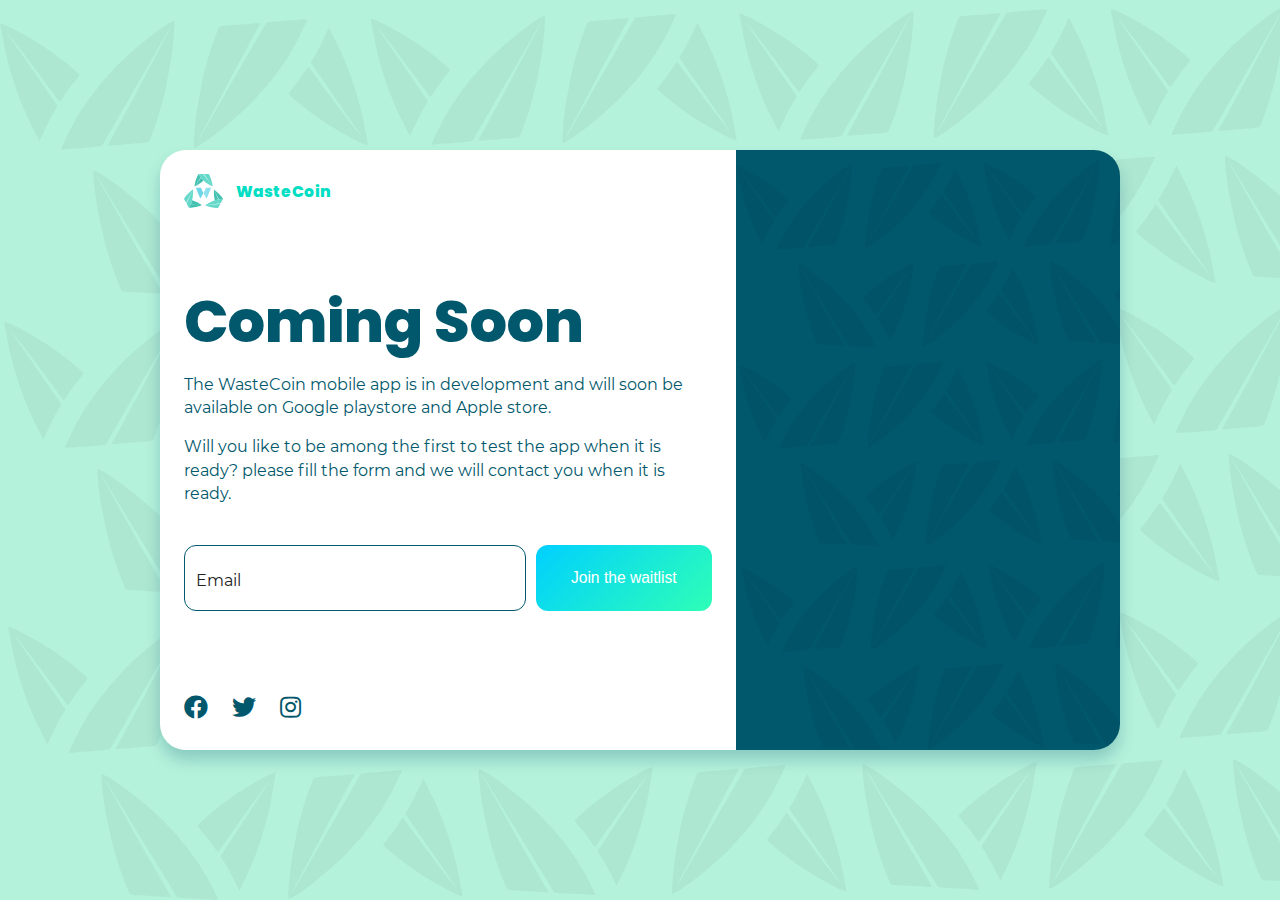
<file: public/get-app.html>
<!DOCTYPE html>
<html lang="en">

<head>
  <meta charset="UTF-8">
  <meta name="viewport" content="width=device-width, initial-scale=1.0">
  <meta name="description"
    content="Introducing WasteCoin - a smart mobile app that acts as the digital bank for your household recyclable waste, turning your waste into wealth." />
  <title>Coming soon</title>
  <meta name="apple-mobile-web-app-capable" content="yes">
  <meta name="apple-mobile-web-app-status-bar-style" content="#000d10">
  <meta name="apple-mobile-web-app-title" content="WasteCoin Nigeria website">
  <meta name="theme-color" content="#000d10" />
  <link rel="apple-touch-icon" sizes="57x57" href="./icons/apple-icon-57x57.png">
  <link rel="apple-touch-icon" sizes="60x60" href="./icons/apple-icon-60x60.png">
  <link rel="apple-touch-icon" sizes="72x72" href="./icons/apple-icon-72x72.png">
  <link rel="apple-touch-icon" sizes="76x76" href="./icons/apple-icon-76x76.png">
  <link rel="apple-touch-icon" sizes="114x114" href="./icons/apple-icon-114x114.png">
  <link rel="apple-touch-icon" sizes="120x120" href="./icons/apple-icon-120x120.png">
  <link rel="apple-touch-icon" sizes="144x144" href="./icons/apple-icon-144x144.png">
  <link rel="apple-touch-icon" sizes="152x152" href="./icons/apple-icon-152x152.png">
  <link rel="apple-touch-icon" sizes="180x180" href="./icons/apple-icon-180x180.png">
  <link rel="icon" type="image/png" sizes="192x192" href="./icons/android-icon-192x192.png">
  <link rel="icon" type="image/png" sizes="32x32" href="./icons/favicon-32x32.png">
  <link rel="icon" type="image/png" sizes="96x96" href="./icons/favicon-96x96.png">
  <link rel="icon" type="image/png" sizes="16x16" href="./icons/favicon-16x16.png">
  <link rel="shortcut icon" href="./favicon.ico" type="image/x-icon">
  <link rel="manifest" href="./manifest.webmanifest">
  <meta name="msapplication-TileColor" content="#000d10">
  <meta name="msapplication-TileImage" content="./icons/ms-icon-144x144.png">
  <link rel="shortcut icon" href="./favicon.ico" type="image/x-icon">
  <link rel="stylesheet" href="./css/style.css">
  <link rel="stylesheet" href="./css/style.css">
  <link rel="preload" href="fonts/Poppins-ExtraBold.woff" as="font" type="font/woff2" crossorigin="anonymous">
  <link rel="preload" href="fonts/Montserrat-Regular.woff" as="font" type="font/woff2" crossorigin="anonymous">
  <link rel="preload" href="fonts/Montserrat-Bold.woff" as="font" type="font/woff2" crossorigin="anonymous">
  <link rel="preload" href="fonts/Poppins-ExtraBold.woff2" as="font" type="font/woff2" crossorigin="anonymous">
  <link rel="preload" href="fonts/Montserrat-Regular.woff2" as="font" type="font/woff2" crossorigin="anonymous">
  <link rel="preload" href="fonts/Montserrat-Bold.woff2" as="font" type="font/woff2" crossorigin="anonymous">

  <style>
    /*!
 * Font Awesome Free 5.14.0 by @fontawesome - https://fontawesome.com
 * License - https://fontawesome.com/license/free (Icons: CC BY 4.0, Fonts: SIL OFL 1.1, Code: MIT License)
 */
    .fa,
    .fas,
    .far,
    .fal,
    .fad,
    .fab {
      -moz-osx-font-smoothing: grayscale;
      -webkit-font-smoothing: antialiased;
      display: inline-block;
      font-style: normal;
      font-variant: normal;
      text-rendering: auto;
      line-height: 1;
    }

    .fa-instagram:before {
      content: "\f16d";
    }

    .fa-facebook:before {
      content: "\f09a";
    }

    .fa-facebook-square:before {
      content: "\f082";
    }

    .fa-twitter:before {
      content: "\f099";
    }

    .fa-linkedin:before {
      content: "\f08c";
    }


    @font-face {
      font-family: 'Font Awesome 5 Brands';
      font-style: normal;
      font-weight: 400;
      font-display: block;
      src: url("./webfonts/fa-brands-400.eot");
      src: url("./webfonts/fa-brands-400.eot?#iefix") format("embedded-opentype"), url("./webfonts/fa-brands-400.woff2") format("woff2"), url("./webfonts/fa-brands-400.woff") format("woff"), url("./webfonts/fa-brands-400.ttf") format("truetype"), url("./webfonts/fa-brands-400.svg#fontawesome") format("svg");
    }

    .fab {
      font-family: 'Font Awesome 5 Brands';
      font-weight: 400;
    }

    @font-face {
      font-family: 'Font Awesome 5 Free';
      font-style: normal;
      font-weight: 400;
      font-display: block;
      src: url("./webfonts/fa-regular-400.eot");
      src: url("./webfonts/fa-regular-400.eot?#iefix") format("embedded-opentype"), url("./webfonts/fa-regular-400.woff2") format("woff2"), url("./webfonts/fa-regular-400.woff") format("woff"), url("./webfonts/fa-regular-400.ttf") format("truetype"), url("./webfonts/fa-regular-400.svg#fontawesome") format("svg");
    }


    @font-face {
      font-family: 'Font Awesome 5 Free';
      font-style: normal;
      font-weight: 900;
      font-display: block;
      src: url("./webfonts/fa-solid-900.eot");
      src: url("./webfonts/fa-solid-900.eot?#iefix") format("embedded-opentype"), url("./webfonts/fa-solid-900.woff2") format("woff2"), url("./webfonts/fa-solid-900.woff") format("woff"), url("./webfonts/fa-solid-900.ttf") format("truetype"), url("./webfonts/fa-solid-900.svg#fontawesome") format("svg");
    }
  </style>
</head>


<body>
  <main class="main">
    <section class="" id="coming-soon-section">
      <div class="notice-wrapper">
        <div class="logo">
          <a href="./index.html" tabindex="1" title="WasteCoin Home page"> <img src="./img/logo.svg"
              alt="wastecoin logo">
            <p>WasteCoin</p>
          </a>
        </div>
        <div>
          <h1>Coming Soon</h1>
          <p>The WasteCoin mobile app is in development and will soon be available on Google playstore and Apple
            store.
            <br>
          </p>
          <p>Will you like to be among the first to test the app when it is ready? please fill the form and we will
            contact you when it is ready.</p>
          <form action="" method="post" name="email-form" novalidate>
            <div class="input-wrapper">
              <label for="email">Email</label>
              <input type="email" name="" id="email">
              <p class="error-msg">Please provide a valid email address.</p>
            </div>
            <button type="submit" id="send-email-btn">Join the waitlist</button>
          </form>
        </div>
        <div class="media-links">
          <a href="https://www.facebook.com/wastecoins" target="_blank" rel="noreferrer"
            title="contact us on facebook"><span class="fab fa-facebook facebook"></span></a>
          <a href="https://www.twitter.com/wastecoins" target="_blank" rel="noreferrer"
            title="contact us on twitter"><span class="fab fa-twitter twitter"></span></a>
          <a href="https://www.instagram.com/wastecoins" target="_blank" rel="noreferrer"
            title="contact us on instagram"><span class="fab fa-instagram"></span></a>
        </div>
      </div>
      <div id="brand-image-wrapper">
          <h3 class="countdown"></h3>
        <div class="email-sent-wrapper">
          <h2>Thanks</h2>
          <p>Your email has been added to the waiting list. You will be notified when the app is launched.</p>
        </div>
      </div>

    </section>
    <style>
      .countdown {
        font-size: 3rem;
        color: #ffffff6b;
        text-align: start;
        opacity: .4;

      }

      .countdown em {
        font-style: normal;
        color: #01dec4;
        vertical-align: middle;
        font-size: 7rem;
        line-height: 1;
      }

      html {
        background-color: #b5f2dc;
        font-size: 13px;
        height: 100vh;
        overflow: hidden;
        background-image: url('./img/leaf.svg');
        background-repeat: no-repeat;
        background-size: cover;
        background-blend-mode: normal;
        ;
      }

      .main {
        height: 100vh;
        position: relative;
        display: flex;
        align-items: center;
        justify-content: center;
      }

      .logo a {
        text-decoration: none;
        display: flex;
        align-items: center;
        justify-content: center;

      }

      .logo>a p {
        margin-top: 0;
        font-family: 'Poppins-bold', sans-serif;
        color: #01dec4;
      }

      #coming-soon-section {
        display: grid;
        grid-template-columns: 1fr 1fr 1fr 1fr 1fr;
        grid-template-rows: 600px;
        height: 600px;
        width: 960px;
        border-radius: 2em !important;
        box-shadow: 0px 10px 15px #01586c3e;
        overflow: hidden;
      }

      #brand-image-wrapper {
        grid-column: 4 / span 2;
        background-color: #01586c;
        background-image: url('./img/leaf.svg');
        background-repeat: no-repeat;
        background-size: cover;
        background-blend-mode: multiply;
        height: 100%;
        grid-row: auto;
        transition: all 0.3s ease-in;
        display: flex;
        align-items: center;
        justify-content: center;
        flex-direction: column;
        text-align: center;
        padding: 30px;
        position: relative;
      }

      .notice-wrapper {
        grid-column: 1 / span 3;
        background-color: #fff;
        height: 100%;
        display: flex;
        flex-direction: column;
        justify-content: space-between;
        padding: 24px;
      }

      .email-sent-wrapper {
        display: none;
      }

      #brand-image-wrapper h2 {
        font-size: 4rem;
        font-family: 'Poppins-bold', sans-serif;
        color: #01dec4;
        ;
      }

      #brand-image-wrapper p {
        color: #fff;
      }

      .notice-wrapper h1 {
        color: #01586c;
      }

      .notice-wrapper p {
        color: #01586c;
        margin-top: 1em;
      }

      h1 {
        font-family: 'Poppins-bold', sans-serif;
        font-weight: 700;
        font-size: 4.5em;
        color: #01586c;
        line-height: 1.2;
      }

      p {
        font-size: 1.2em;
      }

      form .error-msg {
        font-size: 12px !important;
        color: red;
        display: none;
      }

      form {
        width: 100%;
        display: flex;
        align-items: flex-start;
        margin-top: 40px;
      }

      form #send-email-btn {
        width: 200px;
      }

      form input#email {
        border-radius: 12px;
        flex: 1;
        border: none;
        font-size: 16px;
        padding: 28px 12px 18px 12px;
        border: 1px solid #01586c;
        width: 100%;
      }

      form .input-wrapper {
        width: 75%;
        margin-right: 10px;
        position: relative;
      }

      form label {
        position: absolute;
        font-size: 16px;
        left: 12px;
        top: 24px;
        pointer-events: none;
        transition: all 0.1s ease-in;
      }

      .notice-wrapper button {
        color: rgb(255, 255, 255);
        padding: 24px 14px 24px 14px;
        font-size: 1.2em;
        border-radius: 12px;
        border: none;
        cursor: pointer;
        background: linear-gradient(-45deg, #2effb6, #00d0ff);
        text-overflow: ellipsis;
        word-wrap: normal;
      }

      .notice-wrapper button:focus,
      #email:focus {
        outline: 2px dashed #fff;
        outline-offset: 5px;
      }

      .notice-wrapper button:hover {
        background: linear-gradient(-45deg, #2effb6 -90%, #00d0ff);
      }

      .section {
        display: flex;
        justify-content: center;
        align-items: center;
        height: 100%;
      }

      .notice-wrapper-img-section {
        padding: 2em 1em;
        box-shadow: -20px 0 20px rgba(0, 0, 0, 0.413);
        border-radius: 2em 0 0 2em;
        background-color: #ffffff;
      }

      .section img {
        width: 200%;
        height: 100%;
        margin-right: -6em;
        position: absolute;
        z-index: -1;
      }

      .media-links {
        display: flex;
        width: 100%;
      }

      .media-links a {
        margin-right: 24px;
        color: #01586c;
        font-size: 24px;
      }

      @media all and (max-width: 960px) {
        #coming-soon-section {
          grid-template-rows: 100%;
          height: 80%;
          width: 80%;
          box-shadow: none;
        }

        .notice-wrapper-img-section {
          box-shadow: none;
        }

        .notice-wrapper {
          grid-column: 1 / span 5;
        }

        #brand-image-wrapper {
          display: none;
        }

        form .input-wrapper {
          width: 100%;
        }
      }

      @media all and (max-width: 768px) {
        #coming-soon-section {
          grid-template-rows: 100%;
          height: 100%;
          width: 100%;
          box-shadow: none;
        }

        .notice-wrapper button {
          width: 240px;
        }

        .notice-wrapper-img-section {
          box-shadow: none;
        }

        .notice-wrapper {
          grid-column: 1 / span 5;
        }

        #brand-image-wrapper {
          display: none;
        }

        form .input-wrapper {
          width: 100%;
        }
      }

      @media all and (max-width: 632px) {
        form {
          flex-direction: column;
          align-items: flex-start;
        }

        form #send-email-btn {
          width: fit-content;
          margin-top: 20px;
          width: 100%;
        }
      }

      @media all and (max-height: 768px) and (max-width:768px) {
        html {
          background-color: #fff;
        }

        #coming-soon-section {
          border-radius: 0 !important;
        }

        .notice-wrapper {
          border-radius: 0;
        }

        .media-links {
          margin-top: 40px;
        }

        .logo {
          margin-bottom: 40px;
        }

        body,
        #coming-soon-section,
        html,
        .main {
          overflow-y: auto;
        }

      }
    </style>
    </section>
  </main>


  <script>
    const emalInput = document.querySelector('form input#email');
    const inputLabel = document.querySelector('form label');
    const form = document.querySelector('form[name="email-form"]');
    const errorMsg = document.querySelector('.error-msg');
    var emailData = "";

    const brandImgWrapper = document.getElementById('brand-image-wrapper');
    const noticeWrapper = document.querySelector('.notice-wrapper');
    const emailSentWrapper = document.querySelector('.email-sent-wrapper');

    emalInput.addEventListener('focus', function () {
      inputLabel.style.top = '10px';
      inputLabel.style.fontSize = '12px';
    });
    emalInput.addEventListener('blur', function () {
      repositionLabel();
    });
    const repositionLabel = () => {
      if (!emalInput.value) {
        inputLabel.style.top = '24px';
        inputLabel.style.fontSize = '16px';
        return;
      };
    };

    form.addEventListener('submit', function (e) {
      e.preventDefault();
      if (form.checkValidity() && emalInput.value !== '') {
        emailData = emalInput.value;
        return postEmail('https://wastecoinmvp.herokuapp.com/email_collector', {
          "email": `${emailData}`
        });
      };
      return errorMsg.style.display = 'block';
    })

    async function postEmail(url = '', data) {
      try {
        let response = await fetch(url, {
          method: 'POST',
          mode: 'cors', 
          cache: 'no-cache',
          credentials: 'same-origin',
          body: JSON.stringify(data),
          headers: {
            'Content-Type': 'application/json'
            // "Accept": 'application/json',
          }
        });
        let status = await response.status;
        if (status === 200) return showSentEmailConfirmationModal();
      } catch (err) {
        console.log(err);
      };
    };

    function showSentEmailConfirmationModal() {
      emailSentWrapper.style.display = 'block';
      brandImgWrapper.style.gridColumn = '1 / span 5';
      brandImgWrapper.style.display = 'flex';
      noticeWrapper.style.display = 'none';
    };

    const countdownElem = document.querySelector('.countdown');
    let timeElem = document.querySelectorAll('.countdown em');
    const completionTime = '4/30/2021';

    function getDecimals(n) {
      let num = String(n);
      num = num.replace(/[0-9]+\./, '0.');
      return Number(num);
    }

    function calculateTime() {
      let duration = new Date(completionTime) - new Date();
      let days = Math.floor(duration / 1000 / 3600 / 24)
      let hours = Math.floor(duration / 1000 / 3600 % 24);
      let minutes = Math.floor(((duration / 1000 / 3600 % 24) - hours) * 60);
      let unflooredHour = (((duration / 1000 / 3600 % 24) - hours) * 60);
      seconds = Math.floor(getDecimals(unflooredHour) * 60);

      countdownElem.innerHTML =
        `<em>${days}</em> ${days>1? 'Days':'Day'} <br>
        <em>${hours}</em> ${hours>1? 'Hrs':'Hr'} <br> 
        <em>${minutes}</em> ${minutes>1? 'Mins':'Min'} <br>
        <em>${seconds}</em> ${seconds>1? 'Secs':'Sec'}`;
    };

    let countDown = setInterval(calculateTime, 1000);
    window.onload = () => {
      countDown;
    };
  </script>
</body>

</html>
</file>
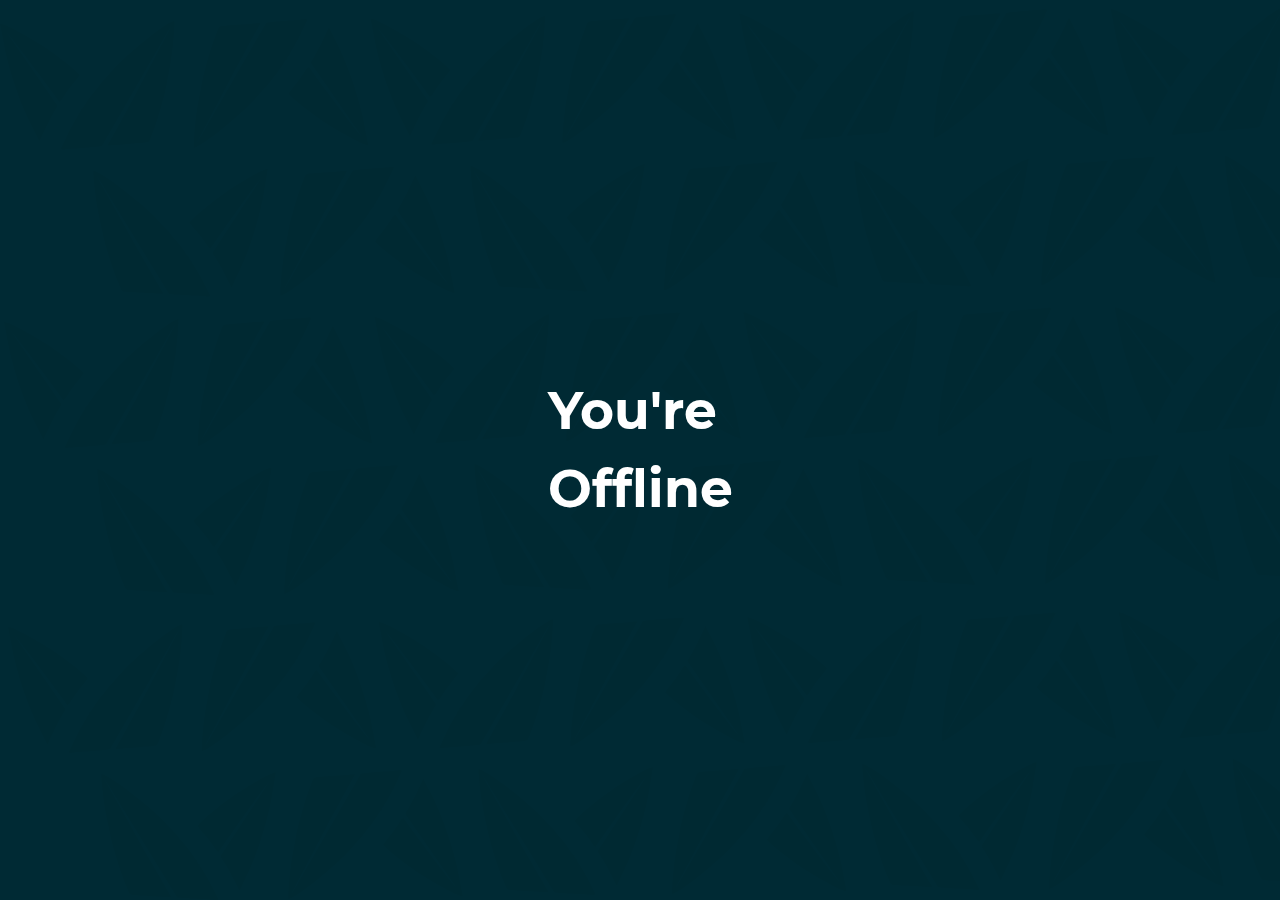
<file: public/offline.html>
<!DOCTYPE html>
<html lang="en">

<head>
  <meta charset="UTF-8">
  <meta name="viewport" content="width=device-width, initial-scale=1.0">
  <meta name="description"
    content="Introducing WasteCoin - a smart mobile app that acts as the digital bank for your household recyclable waste, turning your waste into wealth." />
  <title>Offline | WasteCoin</title>
  <meta name="apple-mobile-web-app-capable" content="yes">
  <meta name="apple-mobile-web-app-status-bar-style" content="#000d10">
  <meta name="apple-mobile-web-app-title" content="WasteCoin Nigeria website">
  <meta name="theme-color" content="#000d10" />
  <link rel="apple-touch-icon" sizes="57x57" href="./icons/apple-icon-57x57.png">
  <link rel="apple-touch-icon" sizes="60x60" href="./icons/apple-icon-60x60.png">
  <link rel="apple-touch-icon" sizes="72x72" href="./icons/apple-icon-72x72.png">
  <link rel="apple-touch-icon" sizes="76x76" href="./icons/apple-icon-76x76.png">
  <link rel="apple-touch-icon" sizes="114x114" href="./icons/apple-icon-114x114.png">
  <link rel="apple-touch-icon" sizes="120x120" href="./icons/apple-icon-120x120.png">
  <link rel="apple-touch-icon" sizes="144x144" href="./icons/apple-icon-144x144.png">
  <link rel="apple-touch-icon" sizes="152x152" href="./icons/apple-icon-152x152.png">
  <link rel="apple-touch-icon" sizes="180x180" href="./icons/apple-icon-180x180.png">
  <link rel="icon" type="image/png" sizes="192x192" href="./icons/android-icon-192x192.png">
  <link rel="icon" type="image/png" sizes="32x32" href="./icons/favicon-32x32.png">
  <link rel="icon" type="image/png" sizes="96x96" href="./icons/favicon-96x96.png">
  <link rel="icon" type="image/png" sizes="16x16" href="./icons/favicon-16x16.png">
  <link rel="shortcut icon" href="./favicon.ico" type="image/x-icon">
  <link rel="manifest" href="./manifest.webmanifest">
  <meta name="msapplication-TileColor" content="#000d10">
  <meta name="msapplication-TileImage" content="./icons/ms-icon-144x144.png">
  <link rel="shortcut icon" href="./favicon.ico" type="image/x-icon">
  <link rel="stylesheet" href="./css/style.css">
  <style>
    /*!
 * Font Awesome Free 5.14.0 by @fontawesome - https://fontawesome.com
 * License - https://fontawesome.com/license/free (Icons: CC BY 4.0, Fonts: SIL OFL 1.1, Code: MIT License)
 */
    .fa,
    .fas,
    .far,
    .fal,
    .fad,
    .fab {
      -moz-osx-font-smoothing: grayscale;
      -webkit-font-smoothing: antialiased;
      display: inline-block;
      font-style: normal;
      font-variant: normal;
      text-rendering: auto;
      line-height: 1;
    }

    .fa-instagram:before {
      content: "\f16d";
    }

    .fa-facebook:before {
      content: "\f09a";
    }

    .fa-facebook-square:before {
      content: "\f082";
    }

    .fa-twitter:before {
      content: "\f099";
    }

    .fa-linkedin:before {
      content: "\f08c";
    }


    @font-face {
      font-family: 'Font Awesome 5 Brands';
      font-style: normal;
      font-weight: 400;
      font-display: block;
      src: url("./webfonts/fa-brands-400.eot");
      src: url("./webfonts/fa-brands-400.eot?#iefix") format("embedded-opentype"), url("./webfonts/fa-brands-400.woff2") format("woff2"), url("./webfonts/fa-brands-400.woff") format("woff"), url("./webfonts/fa-brands-400.ttf") format("truetype"), url("./webfonts/fa-brands-400.svg#fontawesome") format("svg");
    }

    .fab {
      font-family: 'Font Awesome 5 Brands';
      font-weight: 400;
    }

    @font-face {
      font-family: 'Font Awesome 5 Free';
      font-style: normal;
      font-weight: 400;
      font-display: block;
      src: url("./webfonts/fa-regular-400.eot");
      src: url("./webfonts/fa-regular-400.eot?#iefix") format("embedded-opentype"), url("./webfonts/fa-regular-400.woff2") format("woff2"), url("./webfonts/fa-regular-400.woff") format("woff"), url("./webfonts/fa-regular-400.ttf") format("truetype"), url("./webfonts/fa-regular-400.svg#fontawesome") format("svg");
    }


    @font-face {
      font-family: 'Font Awesome 5 Free';
      font-style: normal;
      font-weight: 900;
      font-display: block;
      src: url("./webfonts/fa-solid-900.eot");
      src: url("./webfonts/fa-solid-900.eot?#iefix") format("embedded-opentype"), url("./webfonts/fa-solid-900.woff2") format("woff2"), url("./webfonts/fa-solid-900.woff") format("woff"), url("./webfonts/fa-solid-900.ttf") format("truetype"), url("./webfonts/fa-solid-900.svg#fontawesome") format("svg");
    }
  </style>
</head>


<body>
  <main class="main">
    <h1>You're <br> Offline</h1>
    <style>
      html {
        background-color: #002a34;
        font-size: 13px;
        height: 100vh;
        overflow: hidden;
        background-image: url('./img/leaf.svg');
        background-repeat: no-repeat;
        background-size: cover;
        background-blend-mode: multiply;
        
      }

      .main {
        height: 100vh;
        position: relative;
        display: flex;
        align-items: center;
        justify-content: center;
      }
      h1{
        color: #fff;
        font-family: 'montserrat';
        font-size: 4rem;
      }
    </style>
  </main>
</body>

</html>
</file>
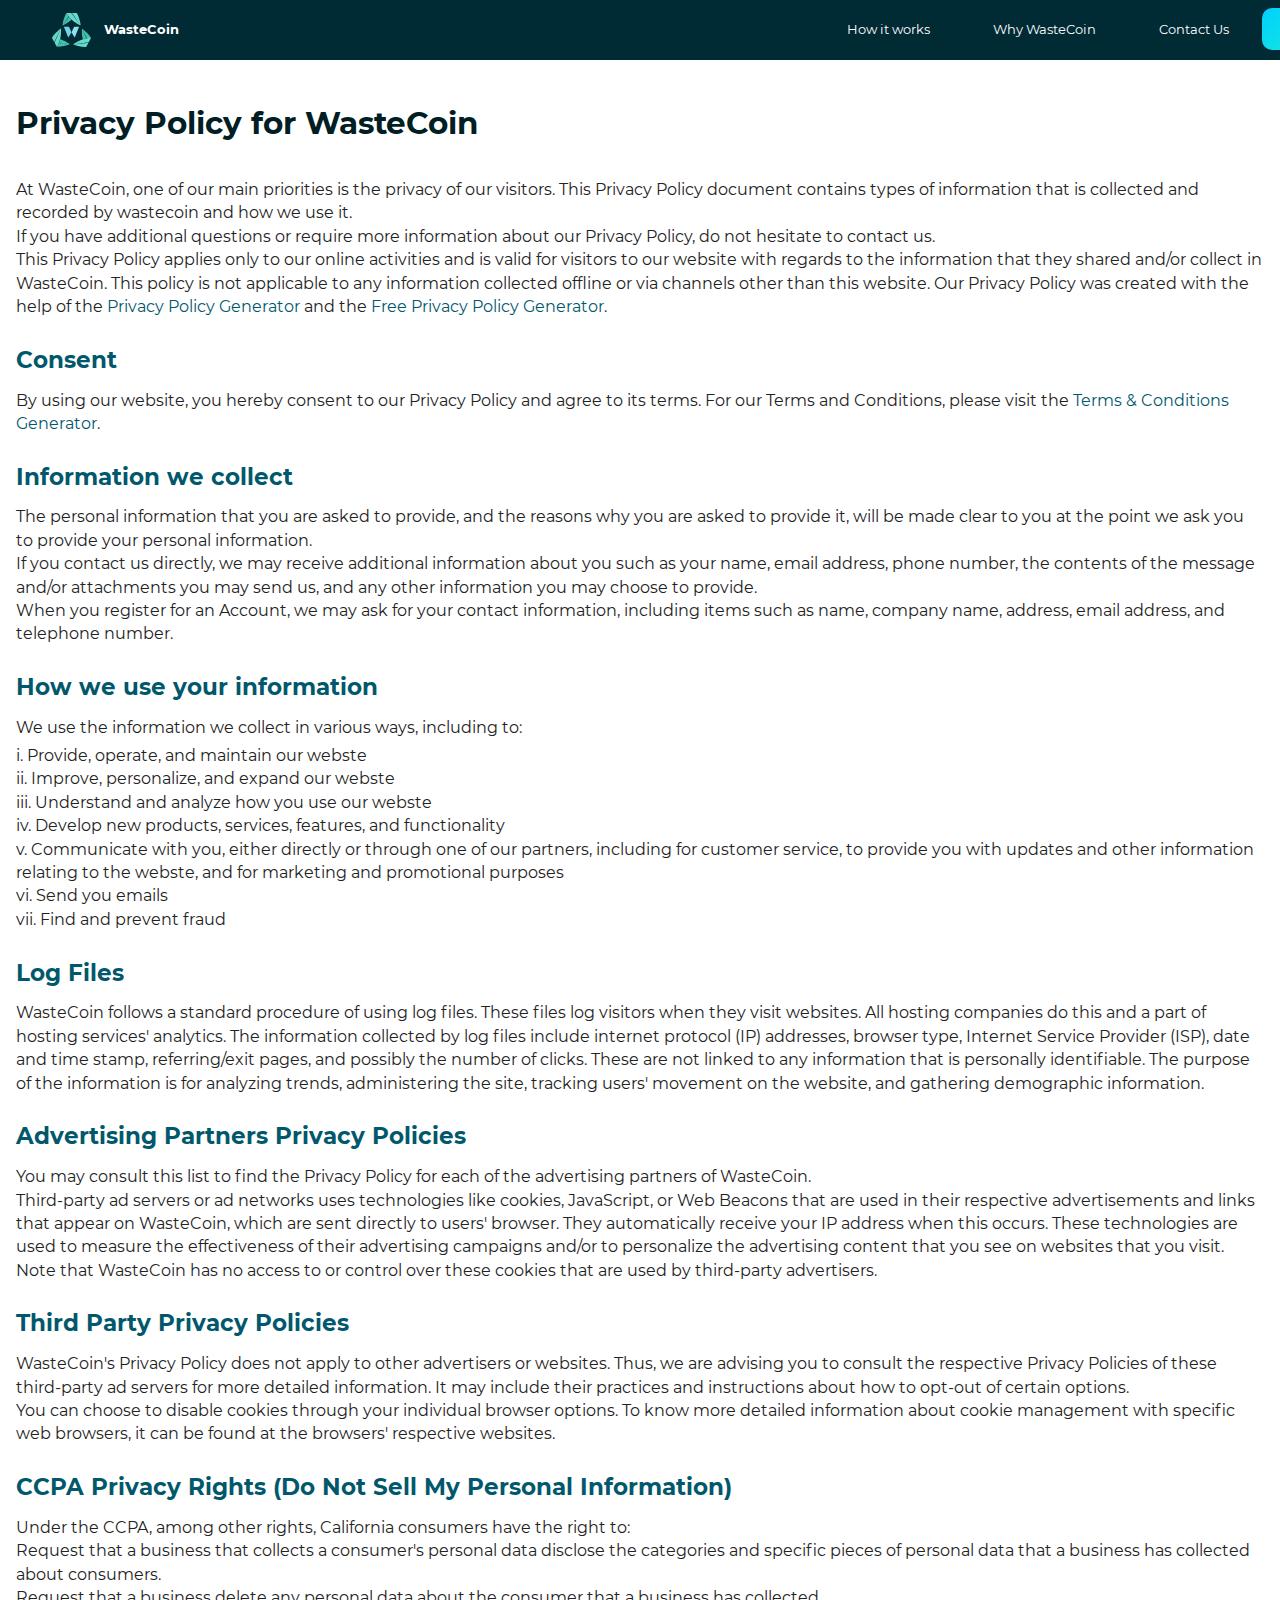
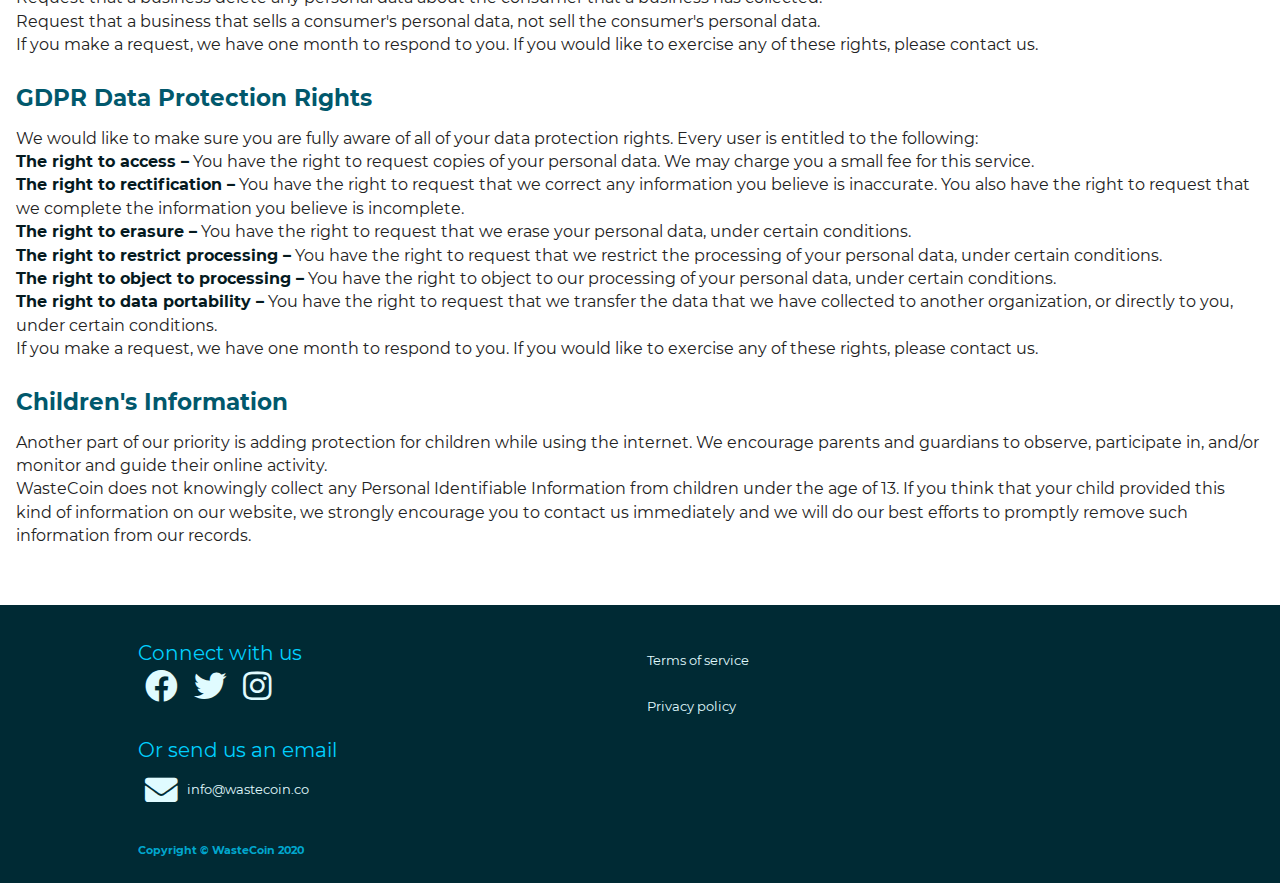
<file: public/privacy-policy.html>
<!DOCTYPE html>
<html lang="en">

<head>
  <meta charset="UTF-8">
  <meta name="viewport" content="width=device-width, initial-scale=1.0">
  <meta name="description"
    content="Waste collection and recovery app where you get rewarded for proper waste disposal developed by WasteCoin Nigeria" />
  <title>WasteCoin Ng | Privacy policy</title>
  <meta name="apple-mobile-web-app-capable" content="yes">
  <meta name="apple-mobile-web-app-status-bar-style" content="#000d10">
  <meta name="apple-mobile-web-app-title" content="WasteCoin Nigeria website">
  <meta name="theme-color" content="#000d10" />
  <link rel="apple-touch-icon" sizes="57x57" href="./icons/apple-icon-57x57.png">
  <link rel="apple-touch-icon" sizes="60x60" href="./icons/apple-icon-60x60.png">
  <link rel="apple-touch-icon" sizes="72x72" href="./icons/apple-icon-72x72.png">
  <link rel="apple-touch-icon" sizes="76x76" href="./icons/apple-icon-76x76.png">
  <link rel="apple-touch-icon" sizes="114x114" href="./icons/apple-icon-114x114.png">
  <link rel="apple-touch-icon" sizes="120x120" href="./icons/apple-icon-120x120.png">
  <link rel="apple-touch-icon" sizes="144x144" href="./icons/apple-icon-144x144.png">
  <link rel="apple-touch-icon" sizes="152x152" href="./icons/apple-icon-152x152.png">
  <link rel="apple-touch-icon" sizes="180x180" href="./icons/apple-icon-180x180.png">
  <link rel="icon" type="image/png" sizes="192x192" href="./icons/android-icon-192x192.png">
  <link rel="icon" type="image/png" sizes="32x32" href="./icons/favicon-32x32.png">
  <link rel="icon" type="image/png" sizes="96x96" href="./icons/favicon-96x96.png">
  <link rel="icon" type="image/png" sizes="16x16" href="./icons/favicon-16x16.png">
  <link rel="shortcut icon" href="./favicon.ico" type="image/x-icon">
  <link rel="manifest" href="./manifest.json">
  <meta name="msapplication-TileColor" content="#000d10">
  <meta name="msapplication-TileImage" content="./icons/ms-icon-144x144.png">
  <link rel="shortcut icon" href="./favicon.ico" type="image/x-icon">
  <link rel="stylesheet" href="./css/style.css">
  <link rel="stylesheet" href="./css/privacy.css">
  <style>
    /*!
 * Font Awesome Free 5.14.0 by @fontawesome - https://fontawesome.com
 * License - https://fontawesome.com/license/free (Icons: CC BY 4.0, Fonts: SIL OFL 1.1, Code: MIT License)
 */
    .fa,
    .fas,
    .far,
    .fal,
    .fad,
    .fab {
      -moz-osx-font-smoothing: grayscale;
      -webkit-font-smoothing: antialiased;
      display: inline-block;
      font-style: normal;
      font-variant: normal;
      text-rendering: auto;
      line-height: 1;
    }

    .fa-instagram:before {
      content: "\f16d";
    }

    .fa-facebook:before {
      content: "\f09a";
    }

    .fa-facebook-f:before {
      content: "\f39e";
    }

    .fa-facebook-messenger:before {
      content: "\f39f";
    }

    .fa-facebook-square:before {
      content: "\f082";
    }

    .fa-twitter:before {
      content: "\f099";
    }

    .fa-linkedin:before {
      content: "\f08c";
    }

    .fa-linkedin-in:before {
      content: "\f0e1";
    }

    .fa-bars:before {
      content: "\f0c9";
    }

    .fa-times:before {
      content: "\f00d";
    }
    .fa-envelope:before {
  content: "\f0e0"; }
    .sr-only {
      border: 0;
      clip: rect(0, 0, 0, 0);
      height: 1px;
      margin: -1px;
      overflow: hidden;
      padding: 0;
      position: absolute;
      width: 1px;
    }

    .sr-only-focusable:active,
    .sr-only-focusable:focus {
      clip: auto;
      height: auto;
      margin: 0;
      overflow: visible;
      position: static;
      width: auto;
    }

    @font-face {
      font-family: 'Font Awesome 5 Brands';
      font-style: normal;
      font-weight: 400;
      font-display: block;
      src: url("./webfonts/fa-brands-400.eot");
      src: url("./webfonts/fa-brands-400.eot?#iefix") format("embedded-opentype"), url("./webfonts/fa-brands-400.woff2") format("woff2"), url("./webfonts/fa-brands-400.woff") format("woff"), url("./webfonts/fa-brands-400.ttf") format("truetype"), url("./webfonts/fa-brands-400.svg#fontawesome") format("svg");
    }

    .fab {
      font-family: 'Font Awesome 5 Brands';
      font-weight: 400;
    }

    @font-face {
      font-family: 'Font Awesome 5 Free';
      font-style: normal;
      font-weight: 400;
      font-display: block;
      src: url("./webfonts/fa-regular-400.eot");
      src: url("./webfonts/fa-regular-400.eot?#iefix") format("embedded-opentype"), url("./webfonts/fa-regular-400.woff2") format("woff2"), url("./webfonts/fa-regular-400.woff") format("woff"), url("./webfonts/fa-regular-400.ttf") format("truetype"), url("./webfonts/fa-regular-400.svg#fontawesome") format("svg");
    }

    .far {
      font-family: 'Font Awesome 5 Free';
      font-weight: 400;
    }

    @font-face {
      font-family: 'Font Awesome 5 Free';
      font-style: normal;
      font-weight: 900;
      font-display: block;
      src: url("./webfonts/fa-solid-900.eot");
      src: url("./webfonts/fa-solid-900.eot?#iefix") format("embedded-opentype"), url("./webfonts/fa-solid-900.woff2") format("woff2"), url("./webfonts/fa-solid-900.woff") format("woff"), url("./webfonts/fa-solid-900.ttf") format("truetype"), url("./webfonts/fa-solid-900.svg#fontawesome") format("svg");
    }

    .fa,
    .fas {
      font-family: 'Font Awesome 5 Free';
      font-weight: 900;
    }
  </style>
</head>


<body>
     <!-- Desktop nav bar -->
     <nav class="nav nav-style-dark"  id="nav-desktop">
      <div class="logo-section">
        <div class="logo">
          <a href="./index.html" tabindex="0" title="WasteCoin Home page"> <img src="./img/logo.svg" alt="WasteCoin logo">
            <p>WasteCoin</p>
          </a>
        </div>
      </div>
      <div class="menu-items-section">
        <a href="#how-it-works" title="How it works">How it works</a>
        <a href="#why-wasteCoin" title="Why WasteCoin">Why WasteCoin</a>
        <a href="#contact" title="contact us">Contact Us</a>
        <a href="./get-app.html" class="get-app-btn" title="get the app">Get Started</a>
      </div>
    </nav>
    <!-- Mobile nav bar -->
    <nav class="nav nav-style-dark" id="nav-mobile">
      <div class="logo-section">
        <div class="logo">
          <a href="./index.html" tabindex="0" title="WasteCoin Home page"> <img src="./img/logo.svg" alt="WasteCoin logo">
            <p>WasteCoin</p>
          </a>
        </div>
        <div class="menu-icon" tabindex="0" title="menu toggle">
          <span id="icon" class="fa fa-bars"></span>
        </div>
      </div>
      <div class="menu-items-section-mobile">
        <a href="#how-it-works" title="How it works">How it works</a>
        <a href="#why-wasteCoin" title="Why WasteCoin">Why WasteCoin</a>
        <a href="#contact" title="contact us">Contact Us</a>
        <a href="./get-app.html" class="get-app-btn" title="get the app">Get Started</a>
      </div>
    </nav>
  <main class="main">
    <section id="privacy" class="section">
      <h1>Privacy Policy for WasteCoin</h1>

      <p>At WasteCoin, one of our main priorities is the privacy of our
        visitors. This Privacy Policy document contains types of information that is collected and recorded by wastecoin
        and how we use it.</p>

      <p>If you have additional questions or require more information about our Privacy Policy, do not hesitate to
        contact us.</p>

      <p>This Privacy Policy applies only to our online activities and is valid for visitors to our website with regards
        to the information that they shared and/or collect in WasteCoin. This policy is not applicable to any
        information collected offline or via channels other than this website. Our Privacy Policy was created with the
        help of the <a href="https://www.privacypolicygenerator.info">Privacy Policy Generator</a> and the <a
          href="https://www.generateprivacypolicy.com/">Free Privacy Policy Generator</a>.</p>

      <h2>Consent</h2>

      <p>By using our website, you hereby consent to our Privacy Policy and agree to its terms. For our Terms and
        Conditions, please visit the <a href="https://www.privacypolicyonline.com/terms-conditions-generator/">Terms &
          Conditions Generator</a>.</p>

      <h2>Information we collect</h2>

      <p>The personal information that you are asked to provide, and the reasons why you are asked to provide it, will
        be made clear to you at the point we ask you to provide your personal information.</p>
      <p>If you contact us directly, we may receive additional information about you such as your name, email address,
        phone number, the contents of the message and/or attachments you may send us, and any other information you may
        choose to provide.</p>
      <p>When you register for an Account, we may ask for your contact information, including items such as name,
        company name, address, email address, and telephone number.</p>

      <h2>How we use your information</h2>

      <p>We use the information we collect in various ways, including to:</p>

      <ul>
        <li>Provide, operate, and maintain our webste</li>
        <li>Improve, personalize, and expand our webste</li>
        <li>Understand and analyze how you use our webste</li>
        <li>Develop new products, services, features, and functionality</li>
        <li>Communicate with you, either directly or through one of our partners, including for customer service, to
          provide you with updates and other information relating to the webste, and for marketing and promotional
          purposes</li>
        <li>Send you emails</li>
        <li>Find and prevent fraud</li>
      </ul>

      <h2>Log Files</h2>

      <p>WasteCoin follows a standard procedure of using log files. These files log visitors when they visit websites.
        All hosting companies do this and a part of hosting services' analytics. The information collected by log files
        include internet protocol (IP) addresses, browser type, Internet Service Provider (ISP), date and time stamp,
        referring/exit pages, and possibly the number of clicks. These are not linked to any information that is
        personally identifiable. The purpose of the information is for analyzing trends, administering the site,
        tracking users' movement on the website, and gathering demographic information.</p>




      <h2>Advertising Partners Privacy Policies</h2>

      <P>You may consult this list to find the Privacy Policy for each of the advertising partners of WasteCoin.</p>

      <p>Third-party ad servers or ad networks uses technologies like cookies, JavaScript, or Web Beacons that are used
        in their respective advertisements and links that appear on WasteCoin, which are sent directly to users'
        browser. They automatically receive your IP address when this occurs. These technologies are used to measure the
        effectiveness of their advertising campaigns and/or to personalize the advertising content that you see on
        websites that you visit.</p>

      <p>Note that WasteCoin has no access to or control over these cookies that are used by third-party advertisers.
      </p>

      <h2>Third Party Privacy Policies</h2>

      <p>WasteCoin's Privacy Policy does not apply to other advertisers or websites. Thus, we are advising you to
        consult the respective Privacy Policies of these third-party ad servers for more detailed information. It may
        include their practices and instructions about how to opt-out of certain options. </p>

      <p>You can choose to disable cookies through your individual browser options. To know more detailed information
        about cookie management with specific web browsers, it can be found at the browsers' respective websites.</p>

      <h2>CCPA Privacy Rights (Do Not Sell My Personal Information)</h2>

      <p>Under the CCPA, among other rights, California consumers have the right to:</p>
      <p>Request that a business that collects a consumer's personal data disclose the categories and specific pieces of
        personal data that a business has collected about consumers.</p>
      <p>Request that a business delete any personal data about the consumer that a business has collected.</p>
      <p>Request that a business that sells a consumer's personal data, not sell the consumer's personal data.</p>
      <p>If you make a request, we have one month to respond to you. If you would like to exercise any of these rights,
        please contact us.</p>

      <h2>GDPR Data Protection Rights</h2>

      <p>We would like to make sure you are fully aware of all of your data protection rights. Every user is entitled to
        the following:</p>
      <p><b>The right to access –</b> You have the right to request copies of your personal data. We may charge you a small fee
        for this service.</p>
      <p><b>The right to rectification –</b> You have the right to request that we correct any information you believe is
        inaccurate. You also have the right to request that we complete the information you believe is incomplete.</p>
      <p><b>The right to erasure –</b> You have the right to request that we erase your personal data, under certain
        conditions.</p>
      <p><b>The right to restrict processing –</b> You have the right to request that we restrict the processing of your
        personal data, under certain conditions.</p>
      <p><b>The right to object to processing –</b> You have the right to object to our processing of your personal data, under
        certain conditions.</p>
      <p><b>The right to data portability –</b> You have the right to request that we transfer the data that we have collected
        to another organization, or directly to you, under certain conditions.</p>
      <p>If you make a request, we have one month to respond to you. If you would like to exercise any of these rights,
        please contact us.</p>

      <h2>Children's Information</h2>

      <p>Another part of our priority is adding protection for children while using the internet. We encourage parents
        and guardians to observe, participate in, and/or monitor and guide their online activity.</p>

      <p>WasteCoin does not knowingly collect any Personal Identifiable Information from children under the age of 13.
        If you think that your child provided this kind of information on our website, we strongly encourage you to
        contact us immediately and we will do our best efforts to promptly remove such information from our records.</p>
    </section>
    <!-- WHY WASTECOIN SECTION ENDS -->
  </main>
  <footer class="footer">
    <div class="footer-content-wrapper" id="contact">
      <div class="footer-content">
        <div class="contact">
          <header class="footer-header">Connect with us</header>
          <p class="social-media">
            <a href="https://www.facebook.com/wastecoins" target="_blank" rel="noreferrer"
              title="contact us on facebook"><span class="fab fa-facebook facebook"></span></a>
            <a href="https://www.twitter.com/wastecoins" target="_blank" rel="noreferrer"
              title="contact us on twitter"><span class="fab fa-twitter twitter"></span></a>
            <a href="https://www.instagram.com/wastecoins" target="_blank" rel="noreferrer"
              title="contact us on instagram"><span class="fab fa-instagram"></span></a>
              <br> <br>
              <p class="footer-header">Or send us an email</p>
              <a href="mailto:info@wastecoin.co" rel="noreferrer" target="_blank" title="send us an email"
              class="email"><span class="fas fa-envelope"></span> &nbsp; info@wastecoin.co</a>
          </p>
        </div>
        <div class="others">
          <a href="terms-of-service.html" title="Terms of service">Terms of service</a>
          <a href="privacy-policy.html" title="Privacy policy">Privacy policy</a>
        </div>
      </div>
      <small class="copyright"> Copyright &copy; WasteCoin 2020</small>
    </div>
  </footer>
  <script src="./js/main.js"></script>
</body>

</html>
</file>
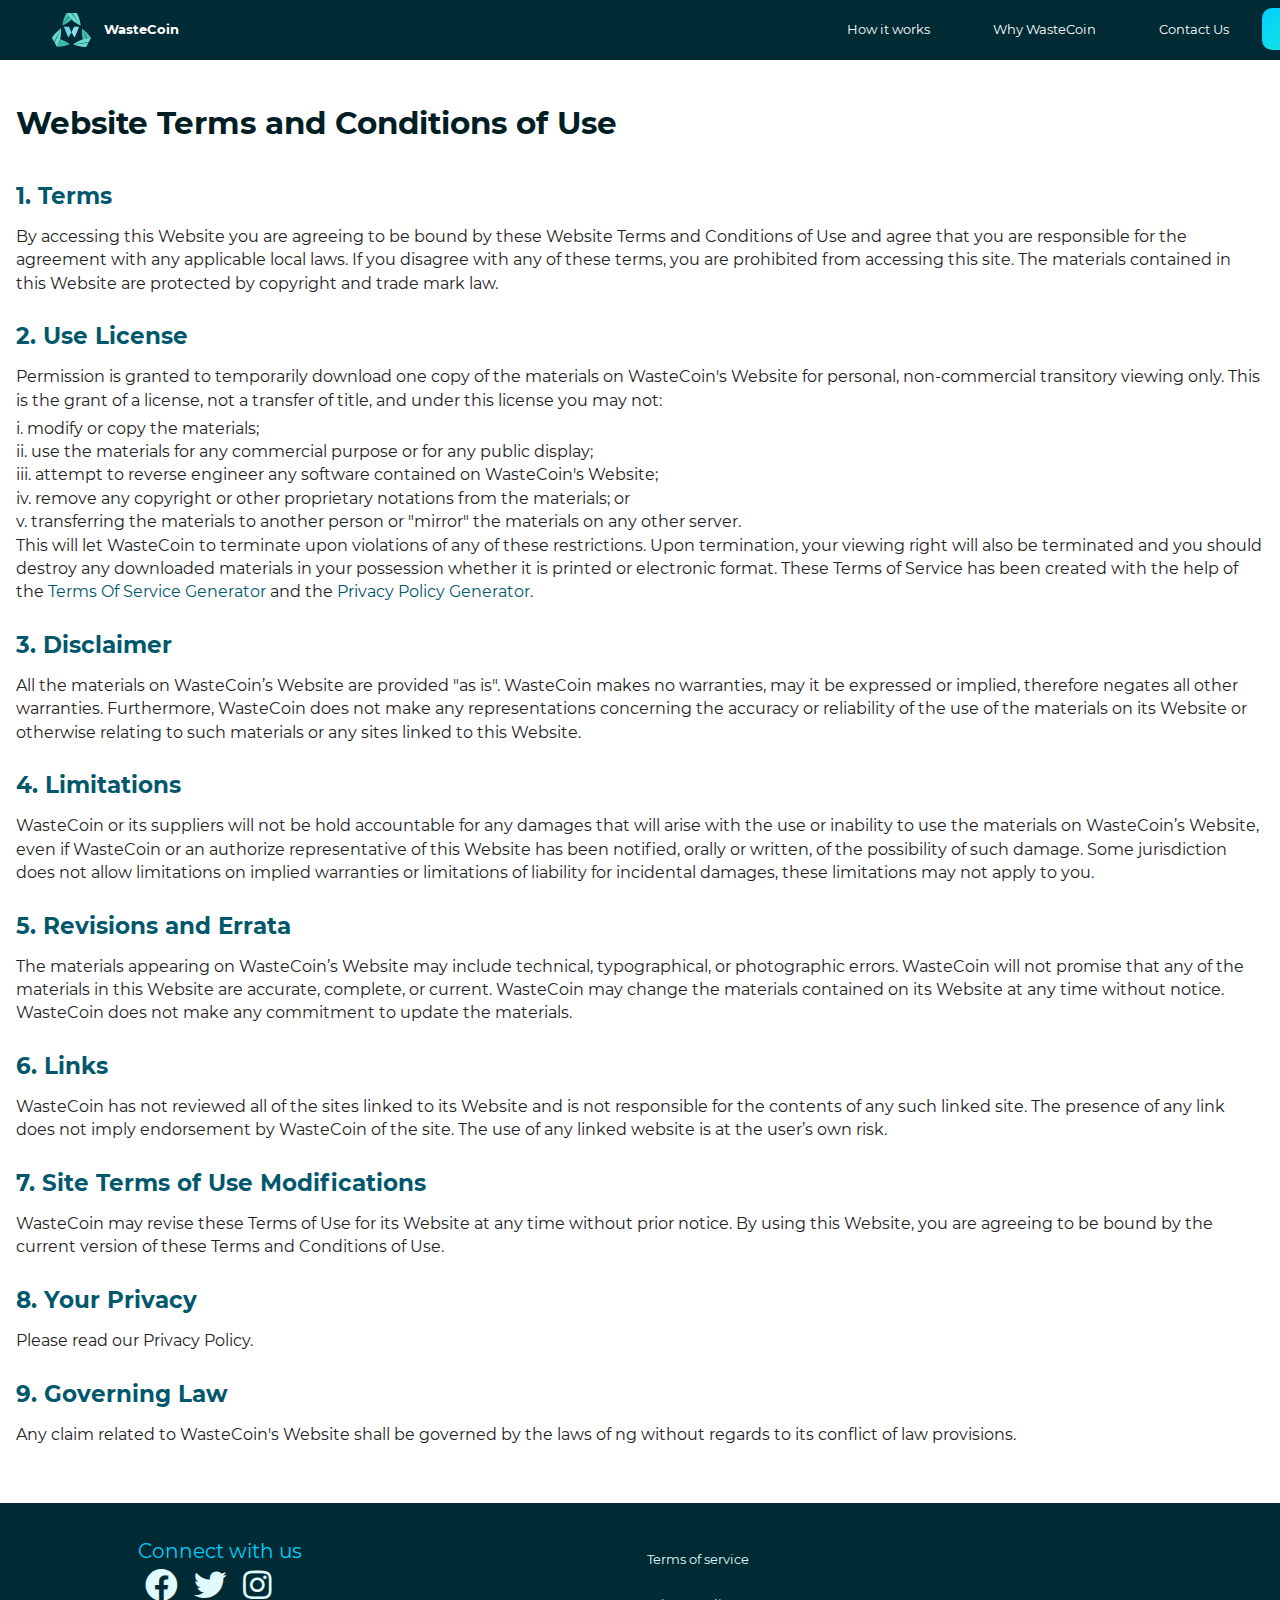
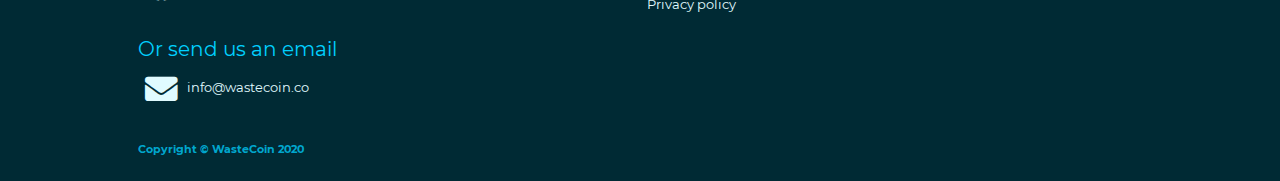
<file: public/terms-of-service.html>
<!DOCTYPE html>
<html lang="en">

<head>
  <meta charset="UTF-8">
  <meta name="viewport" content="width=device-width, initial-scale=1.0">
  <meta name="description"
    content="Waste collection and recovery app where you get rewarded for proper waste disposal developed by WasteCoin Nigeria" />
  <title>WasteCoin Ng | Terms of service</title>
  <meta name="apple-mobile-web-app-capable" content="yes">
  <meta name="apple-mobile-web-app-status-bar-style" content="#000d10">
  <meta name="apple-mobile-web-app-title" content="WasteCoin Nigeria website">
  <meta name="theme-color" content="#000d10" />
  <link rel="apple-touch-icon" sizes="57x57" href="./icons/apple-icon-57x57.png">
  <link rel="apple-touch-icon" sizes="60x60" href="./icons/apple-icon-60x60.png">
  <link rel="apple-touch-icon" sizes="72x72" href="./icons/apple-icon-72x72.png">
  <link rel="apple-touch-icon" sizes="76x76" href="./icons/apple-icon-76x76.png">
  <link rel="apple-touch-icon" sizes="114x114" href="./icons/apple-icon-114x114.png">
  <link rel="apple-touch-icon" sizes="120x120" href="./icons/apple-icon-120x120.png">
  <link rel="apple-touch-icon" sizes="144x144" href="./icons/apple-icon-144x144.png">
  <link rel="apple-touch-icon" sizes="152x152" href="./icons/apple-icon-152x152.png">
  <link rel="apple-touch-icon" sizes="180x180" href="./icons/apple-icon-180x180.png">
  <link rel="icon" type="image/png" sizes="192x192" href="./icons/android-icon-192x192.png">
  <link rel="icon" type="image/png" sizes="32x32" href="./icons/favicon-32x32.png">
  <link rel="icon" type="image/png" sizes="96x96" href="./icons/favicon-96x96.png">
  <link rel="icon" type="image/png" sizes="16x16" href="./icons/favicon-16x16.png">
  <link rel="shortcut icon" href="./favicon.ico" type="image/x-icon">
  <link rel="manifest" href="./manifest.json">
  <meta name="msapplication-TileColor" content="#000d10">
  <meta name="msapplication-TileImage" content="./icons/ms-icon-144x144.png">
  <link rel="shortcut icon" href="./favicon.ico" type="image/x-icon">
  <link rel="stylesheet" href="./css/style.css">
  <link rel="stylesheet" href="./css/privacy.css">
  <style>
    /*!
 * Font Awesome Free 5.14.0 by @fontawesome - https://fontawesome.com
 * License - https://fontawesome.com/license/free (Icons: CC BY 4.0, Fonts: SIL OFL 1.1, Code: MIT License)
 */
    .fa,
    .fas,
    .far,
    .fal,
    .fad,
    .fab {
      -moz-osx-font-smoothing: grayscale;
      -webkit-font-smoothing: antialiased;
      display: inline-block;
      font-style: normal;
      font-variant: normal;
      text-rendering: auto;
      line-height: 1;
    }

    .fa-instagram:before {
      content: "\f16d";
    }

    .fa-facebook:before {
      content: "\f09a";
    }

    .fa-facebook-f:before {
      content: "\f39e";
    }

    .fa-facebook-messenger:before {
      content: "\f39f";
    }

    .fa-facebook-square:before {
      content: "\f082";
    }

    .fa-twitter:before {
      content: "\f099";
    }

    .fa-linkedin:before {
      content: "\f08c";
    }

    .fa-linkedin-in:before {
      content: "\f0e1";
    }

    .fa-bars:before {
      content: "\f0c9";
    }

    .fa-times:before {
      content: "\f00d";
    }
    .fa-envelope:before {
  content: "\f0e0"; }

    .sr-only {
      border: 0;
      clip: rect(0, 0, 0, 0);
      height: 1px;
      margin: -1px;
      overflow: hidden;
      padding: 0;
      position: absolute;
      width: 1px;
    }

    .sr-only-focusable:active,
    .sr-only-focusable:focus {
      clip: auto;
      height: auto;
      margin: 0;
      overflow: visible;
      position: static;
      width: auto;
    }

    @font-face {
      font-family: 'Font Awesome 5 Brands';
      font-style: normal;
      font-weight: 400;
      font-display: block;
      src: url("./webfonts/fa-brands-400.eot");
      src: url("./webfonts/fa-brands-400.eot?#iefix") format("embedded-opentype"), url("./webfonts/fa-brands-400.woff2") format("woff2"), url("./webfonts/fa-brands-400.woff") format("woff"), url("./webfonts/fa-brands-400.ttf") format("truetype"), url("./webfonts/fa-brands-400.svg#fontawesome") format("svg");
    }

    .fab {
      font-family: 'Font Awesome 5 Brands';
      font-weight: 400;
    }

    @font-face {
      font-family: 'Font Awesome 5 Free';
      font-style: normal;
      font-weight: 400;
      font-display: block;
      src: url("./webfonts/fa-regular-400.eot");
      src: url("./webfonts/fa-regular-400.eot?#iefix") format("embedded-opentype"), url("./webfonts/fa-regular-400.woff2") format("woff2"), url("./webfonts/fa-regular-400.woff") format("woff"), url("./webfonts/fa-regular-400.ttf") format("truetype"), url("./webfonts/fa-regular-400.svg#fontawesome") format("svg");
    }

    .far {
      font-family: 'Font Awesome 5 Free';
      font-weight: 400;
    }

    @font-face {
      font-family: 'Font Awesome 5 Free';
      font-style: normal;
      font-weight: 900;
      font-display: block;
      src: url("./webfonts/fa-solid-900.eot");
      src: url("./webfonts/fa-solid-900.eot?#iefix") format("embedded-opentype"), url("./webfonts/fa-solid-900.woff2") format("woff2"), url("./webfonts/fa-solid-900.woff") format("woff"), url("./webfonts/fa-solid-900.ttf") format("truetype"), url("./webfonts/fa-solid-900.svg#fontawesome") format("svg");
    }

    .fa,
    .fas {
      font-family: 'Font Awesome 5 Free';
      font-weight: 900;
    }
  </style>
</head>


<body>
      <!-- Desktop nav bar -->
      <nav class="nav nav-style-dark"  id="nav-desktop">
        <div class="logo-section">
          <div class="logo">
            <a href="./index.html" tabindex="0" title="WasteCoin Home page"> <img src="./img/logo.svg" alt="WasteCoin logo">
              <p>WasteCoin</p>
            </a>
          </div>
        </div>
        <div class="menu-items-section">
          <a href="#how-it-works" title="How it works">How it works</a>
          <a href="#why-wasteCoin" title="Why WasteCoin">Why WasteCoin</a>
          <a href="#contact" title="contact us">Contact Us</a>
          <a href="./get-app.html" class="get-app-btn" title="get the app">Get Started</a>
        </div>
      </nav>
      <!-- Mobile nav bar -->
      <nav class="nav nav-style-dark" id="nav-mobile">
        <div class="logo-section">
          <div class="logo">
            <a href="./index.html" tabindex="0" title="WasteCoin Home page"> <img src="./img/logo.svg" alt="WasteCoin logo">
              <p>WasteCoin</p>
            </a>
          </div>
          <div class="menu-icon" tabindex="0" title="menu toggle">
            <span id="icon" class="fa fa-bars"></span>
          </div>
        </div>
        <div class="menu-items-section-mobile">
          <a href="#how-it-works" title="How it works">How it works</a>
          <a href="#why-wasteCoin" title="Why WasteCoin">Why WasteCoin</a>
          <a href="#contact" title="contact us">Contact Us</a>
          <a href="./get-app.html" class="get-app-btn" title="get the app">Get Started</a>
        </div>
      </nav>

  <main class="main">
    <section id="privacy" class="section">
      <h1>Website Terms and Conditions of Use</h1>

      <h2>1. Terms</h2>

      <p>By accessing this Website you are agreeing to be bound by these
        Website Terms and Conditions of Use and agree that you are responsible for the agreement with any applicable
        local laws. If you disagree with any of these terms, you are prohibited from accessing this site. The materials
        contained in this Website are protected by copyright and trade mark law.</p>

      <h2>2. Use License</h2>

      <p>Permission is granted to temporarily download one copy of the materials on WasteCoin's Website for personal,
        non-commercial transitory viewing only. This is the grant of a license, not a transfer of title, and under this
        license you may not:</p>

      <ul>
        <li>modify or copy the materials;</li>
        <li>use the materials for any commercial purpose or for any public display;</li>
        <li>attempt to reverse engineer any software contained on WasteCoin's Website;</li>
        <li>remove any copyright or other proprietary notations from the materials; or</li>
        <li>transferring the materials to another person or "mirror" the materials on any other server.</li>
      </ul>

      <p>This will let WasteCoin to terminate upon violations of any of these restrictions. Upon termination, your
        viewing right will also be terminated and you should destroy any downloaded materials in your possession whether
        it is printed or electronic format. These Terms of Service has been created with the help of the <a
          href="https://www.termsofservicegenerator.net">Terms Of Service Generator</a> and the <a
          href="https://www.generateprivacypolicy.com">Privacy Policy Generator</a>.</p>

      <h2>3. Disclaimer</h2>

      <p>All the materials on WasteCoin’s Website are provided "as is". WasteCoin makes no warranties, may it be
        expressed or implied, therefore negates all other warranties. Furthermore, WasteCoin does not make any
        representations concerning the accuracy or reliability of the use of the materials on its Website or otherwise
        relating to such materials or any sites linked to this Website.</p>

      <h2>4. Limitations</h2>

      <p>WasteCoin or its suppliers will not be hold accountable for any damages that will arise with the use or
        inability to use the materials on WasteCoin’s Website, even if WasteCoin or an authorize representative of this
        Website has been notified, orally or written, of the possibility of such damage. Some jurisdiction does not
        allow limitations on implied warranties or limitations of liability for incidental damages, these limitations
        may not apply to you.</p>

      <h2>5. Revisions and Errata</h2>

      <p>The materials appearing on WasteCoin’s Website may include technical, typographical, or photographic errors.
        WasteCoin will not promise that any of the materials in this Website are accurate, complete, or current.
        WasteCoin may change the materials contained on its Website at any time without notice. WasteCoin does not make
        any commitment to update the materials.</p>

      <h2>6. Links</h2>

      <p>WasteCoin has not reviewed all of the sites linked to its Website and is not responsible for the contents of
        any such linked site. The presence of any link does not imply endorsement by WasteCoin of the site. The use of
        any linked website is at the user’s own risk.</p>

      <h2>7. Site Terms of Use Modifications</h2>

      <p>WasteCoin may revise these Terms of Use for its Website at any time without prior notice. By using this
        Website, you are agreeing to be bound by the current version of these Terms and Conditions of Use.</p>

      <h2>8. Your Privacy</h2>

      <p>Please read our Privacy Policy.</p>

      <h2>9. Governing Law</h2>

      <p>Any claim related to WasteCoin's Website shall be governed by the laws of ng without regards to its conflict of
        law provisions.</p>
    </section>
    <!-- WHY WASTECOIN SECTION ENDS -->
  </main>
  <footer class="footer">
    <div class="footer-content-wrapper" id="contact">
      <div class="footer-content">
        <div class="contact">
          <header class="footer-header">Connect with us</header>
          <p class="social-media">
            <a href="https://www.facebook.com/wastecoins" target="_blank" rel="noreferrer"
              title="contact us on facebook"><span class="fab fa-facebook facebook"></span></a>
            <a href="https://www.twitter.com/wastecoins" target="_blank" rel="noreferrer"
              title="contact us on twitter"><span class="fab fa-twitter twitter"></span></a>
            <a href="https://www.instagram.com/wastecoins" target="_blank" rel="noreferrer"
              title="contact us on instagram"><span class="fab fa-instagram"></span></a>
              <br> <br>
              <p class="footer-header">Or send us an email</p>
              <a href="mailto:info@wastecoin.co" rel="noreferrer" target="_blank" title="send us an email"
              class="email"><span class="fas fa-envelope"></span> &nbsp; info@wastecoin.co</a>
          </p>
        </div>
        <div class="others">
          <a href="terms-of-service.html" title="Terms of service">Terms of service</a>
          <a href="privacy-policy.html" title="Privacy policy">Privacy policy</a>
        </div>
      </div>
      <small class="copyright"> Copyright &copy; WasteCoin 2020</small>
    </div>
  </footer>

  <script src="./js/main.js" defer></script>
</body>

</html>
</file>
<file: public/css/style.css>
@font-face {
  font-family: "Montserrat";
  src: url("./../fonts/Montserrat-Bold.eot"); 
  src: url("./../fonts/Montserrat-Bold.eot?#iefix") format("embedded-opentype"), 
    url("./../fonts/Montserrat-Bold.woff") format("woff"), 
    url("./../fonts/Montserrat-Bold.woff2") format("woff2");
  font-weight: 700;
  font-style: normal;
  font-display: swap;
}

@font-face {
  font-family: "Montserrat";
  src: url("./../fonts/Montserrat-Regular.eot"); /* IE9 Compat Modes */
  src: url("./../fonts/Montserrat-Regular.eot?#iefix") format("embedded-opentype"), /* IE6-IE8 */
    url("./../fonts/Montserrat-Regular.woff") format("woff"), /* Modern Browsers */
    url("./../fonts/Montserrat-Regular.woff2") format("woff2"); /* Modern Browsers */
  font-weight: 400;
  font-style: normal;
  font-display: swap;
}

font-face {
  font-family: "Poppins";
  src: url("./../fonts/Poppins-Regular.eot"); /* IE9 Compat Modes */
  src: url("./../fonts/Poppins-Regular.eot?#iefix") format("embedded-opentype"), /* IE6-IE8 */
    url("./../fonts/Poppins-Regular.woff") format("woff"), /* Modern Browsers */
    url("./../fonts/Poppins-Regular.woff2") format("woff2"); /* Modern Browsers */
  font-weight: 400;
  font-style: normal;
  font-display: swap;
}

@font-face {
  font-family: "Poppins-bold";
  src: url("./../fonts/Poppins-ExtraBold.eot"); 
  src: url("./../fonts/Poppins-ExtraBold.eot?#iefix") format("embedded-opentype"), 
    url("./../fonts/Poppins-ExtraBold.woff") format("woff"),
    url("./../fonts/Poppins-ExtraBold.woff2") format("woff2");
  font-weight: 800;
  font-style: normal;
  font-display: swap;
}

/* RESET  */
*,
html,
body,
::after,
::before {
  padding: 0;
  margin: 0;
  box-sizing: border-box;
}

html {
  font-size: 13px;
  font-family: 'Montserrat', sans-serif;
  font-weight: 500;
  color: #222;
  line-height: 1.5;
  /* width: 100vw; */
  overflow-x: hidden;
  scroll-behavior: smooth;
  transition: all 0.3s ease;
}

body {
  /* width: 100vw; */
  overflow: hidden;
  position: relative;
}

.main {
  width: 100%;
  overflow: hidden;
}

#how-it-works {
  margin-bottom: 60px;
  margin-top: -12em;
}

.nav {
  width: 100%;
  height: 60px;
  position: fixed;
  top: 0;
  left: 0;
  padding: 1em 2em 1em 1em;
  display: flex;
  justify-content: space-between;
  align-items: center;
  overflow: hidden;
  transition: all 0.3s linear;
  z-index: 1000;
}
#nav-desktop{
  display: flex;
}

#nav-mobile {
  flex-direction: column;
  padding: 0.6em 1em;
  display: none;
  overflow: unset;
}

#nav-mobile .logo-section {
  width: 100%;
  margin: 0.5em auto;
  padding: auto 1em;
}
@media all and (max-width:860px){
  #nav-mobile{
  display: flex;
}
#nav-desktop{
  display: none;
}

#nav-mobile .menu-icon {
  display: block;
}
}

.menu-items-section-mobile {
  display: flex;
  flex-direction: column;
  justify-content: space-evenly;
  align-items: center;
  position: absolute;
  top: -102vh;
  height: 100vh;
  left: 0;
  width: 100vw;
  transition: all 0.3s ease;
}

.nav-style-dark .menu-items-section-mobile {
  background-color: #002a34f2;
}

.nav-style-light .menu-items-section-mobile{
  background-color: #fffffff2;
}

.menu-items-section-mobile a {
  margin: 1em !important;
  text-decoration: none;
}

.nav-style-light {
  background-color: #fff;
  box-shadow: 10px 0 20px #59595964;
}

.nav-style-light a {
  color: #222 !important;
}

.nav-style-light .logo-section {
  color: #01586c;
}

.nav-style-dark {
  background-color: #002a34;
  color: #fff;
}

.nav-style-dark a {
  color: #fff !important;
}

.logo-section {
  display: flex;
  justify-content: space-between;
  color: #13f4da;
  font-weight: bold;
  align-items: center;
}

.logo {
  display: flex;
  align-items: center;
}

.logo img {
  margin-right: 1em;
  width: 3em;
}

.logo a{
  display: flex;
  justify-content: center;
  align-items: center;
  text-decoration: none;
}

.menu-icon {
  display: none;
  cursor: pointer;
  font-size: 1.5em;
  z-index: 1000;
}

.menu-items-section a {
  text-decoration: none;
  color: #fff;
  margin: 0 30px;
  position: relative;
  cursor: pointer;
}

.menu-items-section a:hover {
  color: #00abd2 !important;
}

.menu-items-section .get-app-btn, .menu-items-section-mobile .get-app-btn,
#why-wastecoin-section a,
.banner-text a {
  padding: 1em 2em;
  border-radius: 10px;
  border: none;
  color: #000 !important;
  margin: 0 0 0 2em;
  background: linear-gradient(-45deg, #2effb6, #00d0ff);
  cursor: pointer;
  transition: all 0.3s ease;
  text-decoration: none;
  text-align: center;
  /* font-weight: 600; */
}

.menu-items-section .get-app-btn{
  margin-left: 0;
}


#why-wastecoin-section a {
  background-color: #014554;
  color: #fff !important;
  margin: 5em auto;
  display: block;
  width: 30%;
  padding: 1.5em;
}

.logo a:focus,.menu-icon:focus,.menu-items-section a:focus,.banner-text a:focus,
#why-wastecoin-section a:focus,#why-wastecoin-section a:focus,.footer-content>div a:focus {
  outline: 2px dashed #2effb6;
  outline-offset: 5px;
}

.menu-items-section .get-app-btn:hover,
.banner-text a:hover,#why-wastecoin-section a:hover {
  background: linear-gradient(-45deg, #2effb6 -90%, #00d0ff);
  color: #000 !important;

}

#why-wastecoin-section a:hover {
  background-color: #001e24;
  color: #fff !important;
}
#why-wastecoin-section a:focus{
  outline: 2px dashed #fff;
}

.section {
  width: 100%;
}

.banner-text-img-section {
  padding: 100px 1em;
  display: flex;
  align-items: center;
  justify-content: space-between;
  background-color: #01586c;
  background-color: #002a34;
  margin-bottom: 0em;
}

.banner-bg {
  position: relative;
  display: flex;
  align-items: center;
  justify-content: flex-end;
  flex: auto;
  width: 60%;
  height: 30em;
}

.banner-text {
  padding: 0 1em;
  z-index: 2;
}

.banner-text a {
  display: block;
  margin: 2em 0 0 -0.5em;
  background: linear-gradient(-45deg, #2effb6, #00d0ff);
  border-radius: 10px;
  padding: 1em;
  text-decoration: none;
  color: #000;
  width: 400px;
  text-align: center;
  cursor: pointer;
}
#why-wastecoin-section a{
  width: 400px;
}

.banner-text h1 {
  font-family: 'Poppins-bold', sans-serif;
  font-weight: 700;
  font-size: 4.5em;
  color: #00d0ff;
  color: #fff;
  line-height: 1.2;
}

.banner-text p {
  color: #62e2ff;
  font-size: 1.2em;
  margin-top: 1em;
}

.banner-bg img:nth-of-type(1) {
  width: 45vw;
  z-index: 2;
}

.banner-bg svg {
  width: 43vw;
  height: 100%;
  position: absolute;
  z-index: 1;
}

/* how it workss */


#how-it-works-section {
  padding: 0 1em 1em 1em;
  position: relative;
  z-index: 2;
}

.heading {
  text-align: center;
  color: #008798;
  margin-bottom: 1em;
  font-size: 2em;
}


.banner-text-img-section {
  border-radius: 0 0 90% 0;
  padding-bottom: 60px;
  margin-bottom: 0;
}

#how-it-works {
  margin-bottom: 60px;
  margin-top: 0;
}

.step-title {
  font-size: 1.9rem;
  color: #222;
  font-weight: 700;
  margin: 0.3em 0;
  font-family: 'Montserrat', sans-serif;
  font-weight:700;
}

.heading {
  font-size: 2.8rem;
}

.step-desc {
  font-size: 1.3rem;
}

#how-it-works-section,
#how-it-works-section2,
#how-it-works-section3,
#how-it-works-section4 {
  display: grid;
  grid-template-columns: 1fr 400px;
  margin-bottom: 80px;
  padding: 20px;
  overflow: hidden;
  color: #222;
}
#how-it-works-section p,
#how-it-works-section2 p,
#how-it-works-section3 p,
#how-it-works-section4 p{
  color: #272727;
}
#how-it-works-section2,
#how-it-works-section4 {
  display: grid;
  grid-template-columns: 400px 1fr;
}

#how-it-works-section .heading {
  margin-bottom: 0.2em;
  text-align: start;
}

#how-it-works-section h3,
#how-it-works-section2 h3,
#how-it-works-section3 h3,
#how-it-works-section4 h3 {
  font-size: 1.9rem;
}

#how-it-works-section2 .steps-section,
#how-it-works-section4 .steps-section {
  grid-column: 2 / span 1;
}

.steps-section {
  grid-column: 1 / span 1;
  position: relative;
  padding-bottom: 55px;
}


.device-section {
  display: flex;
  justify-content: center;
  align-items: center;
  position: relative;
}

.device-section img {
  /* border: 10px solid rgba(0, 0, 0, 0.085); */
}

.device-bg {
  height: 300px;
  width: 300px;
  background: linear-gradient(-45deg, #2effb6, #00d0ff);
  border-radius: 50%;
  position: absolute;
  z-index: -1;
}

@media all and (min-width: 1024px) {

  #how-it-works-section,
  #how-it-works-section2,
  #how-it-works-section3,
  #how-it-works-section4 {
    padding: 1em 6em 1em 6em;
  }

}

@media all and (max-width: 730px) {
  .heading {
    font-size: 2.2rem;
  }

  #how-it-works-section h3,
  #how-it-works-section2 h3,
  #how-it-works-section3 h3,
  #how-it-works-section4 h3 {
    font-size: 1.5rem;
    margin-bottom: 10px;
  }

  p {
    font-size: 1.2rem !important;
  }

  #how-it-works-section,
  #how-it-works-section3 {
    grid-template-columns: 1fr 150px;
    position: relative;
  }

  #how-it-works-section2,
  #how-it-works-section4 {
    grid-template-columns: 150px 1fr;
    position: relative;
  }

  .steps-section {
    grid-column: 1 / span 1;
    position: relative;
  }

  .device-section {
    position: absolute;
    right: -100px;
    top: 0;
  }

  #how-it-works-section2 .device-section,
  #how-it-works-section4 .device-section {
    position: absolute;
    left: -105%;
    top: 0;
  }

}

@media all and (max-width: 425px) {

  #how-it-works-section2,
  #how-it-works-section4,
  #how-it-works-section,
  #how-it-works-section3 {
    position: relative;
    display: flex;
    flex-direction: column;
    margin-bottom: 20px;
  }

  #how-it-works-section,
  #how-it-works-section3 {
    flex-direction: column-reverse;
  }

  #how-it-works-section2 .device-section,
  #how-it-works-section4 .device-section {
    position: block;
    top: 0;
  }

  .device-section {
    display: flex !important;
    justify-content: center;
    align-items: center;
    position: relative !important;
    left: 0 !important;
    margin-bottom: 20px;
  }

  .device-section img {
    width: 50%;
    border: none;
  }

  .device-bg {
    width: 250px;
    height: 250px;
    border-radius: 50%;
  }
}

.why-wastecoin {
  border-radius: 0 40% 0 0;
  padding-top: 90px !important;
}

@media all and (max-width: 767px) {
  .why-wastecoin {
    border-radius: 0 30% 0 0;
    padding-top: 0px !important;
  }

  .banner-text-img-section {
    border-radius: 0 0 50% 0;
  }
}

@media all and (max-width: 700px) {
  .why-wastecoin {
    border-radius: 0 100px 0 0;
    padding-top: 30px !important;
  }

  .banner-text-img-section {
    border-radius: 0 0 100px 0;
  }
}

/* WHY WASTECOIN STYLING */

#why-wastecoin-section .section-content {
  background-color: #3bd7f1;
   background-color: #e0fbff;
    /* background-color: #2effb6; */
  width: 100%;
  padding: 2em 1em;
  z-index: 2;
  overflow-x: hidden;
  padding-bottom: 15em;
}

#why-wastecoin-section .heading {
  color: #004b5d;
  margin-bottom: 2.5em;
}

.section-content .content-wrapper {
  display: flex;
  justify-content: space-around;
  /* align-items: center; */
  width: 100%;
}

.content-wrapper .content {
  text-align: center;
  width: 30%;
  min-height: 350px;
  background-color: #fff;
  border-radius: 2em;
  margin-top: 3em;
  padding-bottom:30px;
}

.icon-wrapper {
  overflow: hidden;
}

.icon-wrapper img {
  width: 50%;
  height: 90%;
}
 .icon-2 img {
  width: 60% !important;
  height: 90%;
}

.content-wrapper .content>div {
  width: 15em;
  height: 15em;
  background-color: #13f4da;
   background-color: #e0fbff;
  border: 1em solid #fff;
  border-radius: 50%;
  margin: -4em auto 2em auto;
}

.content h3 {
  color: #197f96;
  padding: 0 1rem;
}

.content p {
  padding: 0 1rem;
  font-size:1.3rem
}

/* FOOTER SECTION STYLING */
.footer {
  width: 100%;
}

.footer-content-wrapper {
  background-color: #002a34;
  padding: 1rem;
  margin-top: -10rem;
  color: #e0fbff;
  width: 100%;
  flex-direction: column;
  align-items: flex-start;
  justify-content: center;
}

.footer-content {
  display: flex;
  justify-content: flex-start;
  line-height: 2.5;
  max-width: 80%;
  margin: 20px auto;
}

.footer-header {
  font-size: 1.5em;
  color: #00d0ff;
  line-height: 1.6;
}

.footer-content>div {
  flex: 1;
  width: 32%;
  /* margin: 1em; */
  display: flex;
  align-items: flex-start;
  flex-direction: column;
  justify-content: flex-start;
}

.footer-content>div a {
  color: #e0fbff;
  text-decoration: none;
  display: block;
  width: fit-content;
  margin: 0.5em;
}

.footer-content>div a:hover {
  color: #00d0ff;
}

.footer-content .social-media a {
  display: inline;
}

.footer-content a > span {
  display: inline-block;
  vertical-align: middle;
  font-size: 2.5rem;
}

.copyright {
  display: block;
  margin: 30px auto 10px auto;
  color: #00d0ffc6;
  font-weight: bold;
  max-width: 80%;
}

@media all and (max-width:1200px) {
  .banner-text h1 {
    font-size: 4rem;
  }
}

@media all and (max-width:990px) {
 
  .banner-text a,#why-wastecoin-section a{
    width: 40vw;
  }
  .footer-content {
    max-width: 100%;
  }
  .copyright {
    max-width: 100%;
  }
}

@media all and (max-width:820px) {
  .banner-text h1 {
    font-size: 3em;
  }
}

@media all and (max-width:960px) {
 
}

@media all and (max-width:760px) {
  .banner-text-img-section {
    padding: 80px 1em 2em 1em;
    align-items: center;
    justify-content: center;
    flex-direction: column-reverse;
    border-radius: 0;
  }

  .banner-bg {
    position: relative;
    align-items: center;
    justify-content: flex-end;
    width: 100%;
  }

  .banner-text {
    padding: 1em;
    text-align: start;
    width: 100%;
  }

  .banner-text h1 {
    font-size: 3em;
    line-height: 1.3;
  }


  .heading {
    font-size: 2em;
  }

  .banner-text p {
    color: #62e2ff;
    font-size: 1.4em;
    margin-top: 1em;
  }

  .banner-bg img:nth-of-type(1) {
    width: 70%;
  }

  .banner-bg svg {
    width: 65%;
  }
  
  #why-wastecoin-section .heading{
    margin-top: 3em;
  }

  #how-it-works {
    margin-top: 0;
  }

  .content-wrapper .content>div {
    width: 12em;
    height: 12em;
  }
  
}

@media all and (max-width:680px) {
  #how-it-works-section .heading {
    margin-bottom: 0;
  }

  .content-wrapper {
    flex-wrap: wrap;
  }

  .content-wrapper .content {
    text-align: center;
    width: 60%;
    height: 300px;
    background-color: #fff;
    border-radius: 2em;
    margin: 3em;
    padding: 0 1em 3em 1em;
  }
}
@media all and (max-width:680px) {  
  #how-it-works .heading{
    margin-bottom: 0;
  }
}
@media all and (max-width:560px) {
  .banner-text-img-section {
    padding: 80px 1em 2em 1em;
  }

  .banner-bg {
    justify-content: center;
    width: 100%;
  }

  .banner-text {
    text-align: center;
  }

  .banner-text h1 {
    font-size: 2.6em;
  }

  .banner-text a,#why-wastecoin-section a {
    width: 100%;
  }

  .banner-text p {
    font-size: 1.2em;
  }

  .banner-bg img:nth-of-type(1) {
    width: 70%;
  }

  .banner-bg img:nth-of-type(2) {
    width: 80%;
  }

  .content-wrapper .content {
    width: 94%;
    height: fit-content;
    padding: 0 1em 3em 1em;
    margin: 3em 1em;
  }

  .footer-content-wrapper {
    display: flex;
    flex-direction: column;
    align-items: center;
    justify-content: center;
  }

  .footer-content {
    display: flex;
    flex-direction: column;
    justify-content: center;
    line-height: 2.5;
    width: 100%;
    text-align: center;
    align-items: center;
  }

  .footer-content>div {
    width: 100%;
    margin: 1em;
    align-items: center;
  }
}

@media all and (min-width:1200px) {

  .nav {
    width: 1440px;
    left: initial;
    padding: 1em 4em;
  }
  .banner-text-img-section{
    padding:4em;
  }
  #how-it-works-section, .section-content .content-wrapper{
    padding: 1em 4em;
  }


  .banner-bg img:nth-of-type(1) {
    width: calc(45/100 * 1440px);
  }

  .banner-bg img:nth-of-type(2) {
    width: calc(40/100 * 1440px);
    position: absolute;
  }

  .banner-text a {
    width: 400px;
  }
}

@media all and (min-width:1440px) {
  body {
    width: 1440px;
    margin: 0 auto;
  }

  .nav {
    width: 1440px;
    left: initial;
    padding: 1em 4em;
  }
  .banner-text-img-section{
    padding:4em;
  }
  #how-it-works-section, .section-content .content-wrapper{
    padding: 1em 4em;
  }


  .banner-bg img:nth-of-type(1) {
    width: calc(45/100 * 1440px);
  }

  .banner-bg img:nth-of-type(2) {
    width: calc(40/100 * 1440px);
    position: absolute;
  }

  .banner-text a {
    width: 400px;
  }
}

@media all and (max-width:1024px){
  .banner-bg{
    height: 35em;
  }
}
@media all and (max-width:560px){
  .banner-bg{
    height: 28em;
  }
}
@media all and (max-width:420px){
  .banner-bg{
    height: 20em;
  }
}
@media all and (max-width:320px){
  .banner-bg{
    height: 17em;
  }
}

@media all and (min-width:1024px){
  .banner-bg{
    height: 35em;
  }
}

@media all and (min-width:1200px){
  .banner-bg{
    height: 40em;
  }
}
</file>
<file: public/css/privacy.css>
#privacy{
  padding: 100px 1em 12em 1em;
  font-size: 1.2em;
 
}

h1{
  margin-bottom: 1em;
  font-size: 2em;
  color: #001e24;
}

h2{
  margin: 1em 0 0.5em 0;
  color:  #01586c;
}

ul{
  list-style-position: inside;
  list-style-type: lower-roman;
  margin-top: 0.3em;
}

a{
  color: #01586c;
  text-decoration: none;
}

p b{
  color: #051a1f;
}
</file>
